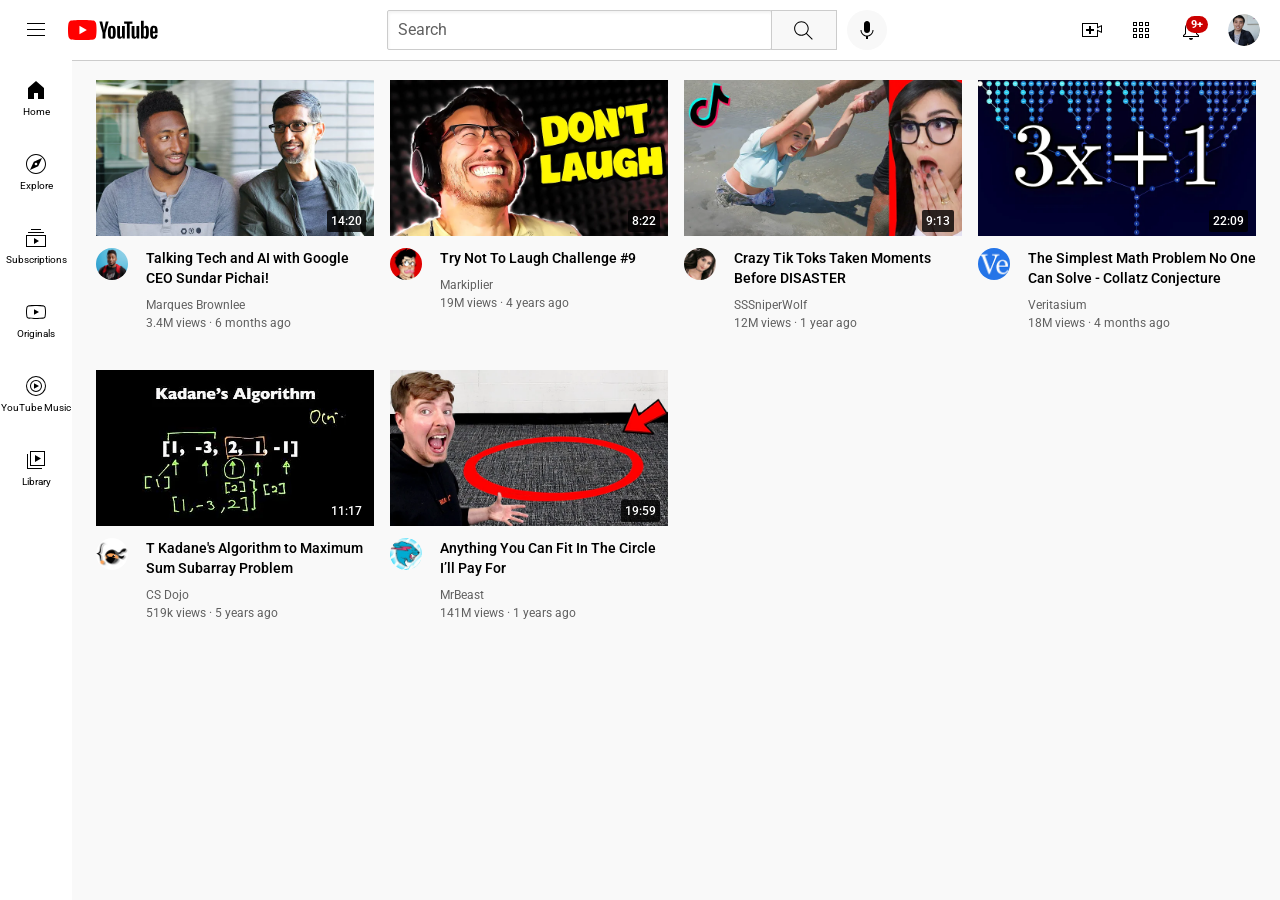
<file: index.html>
<!DOCTYPE html>
<Html>
  <head>
    <Title>Youtube.com-Clone</Title>
    <link rel="preconnect" href="https://fonts.googleapis.com">
<link rel="preconnect" href="https://fonts.gstatic.com" crossorigin>
<link href="https://fonts.googleapis.com/css2?family=Roboto:ital,wght@0,100..900;1,100..900&display=swap" rel="stylesheet">
<link rel="stylesheet" href="styles/video.css">  
<link rel="stylesheet" href="styles/header.css">  
<link rel="stylesheet" href="styles/general.css">  
<link rel="stylesheet" href="styles/sidebar.css">  

  </head>
  <body>
    

    <header class="header">
      <div class="left-section">
        <img class="menu" src="icons/hamburger-menu.svg">
        <img class="logo" src="icons/youtube-logo.svg">
      </div>
      <div class="middle-section">
        <input class="searchbar" type="textbox" 
      placeholder="Search">
      <button class="search-button">
        <img class="search-icon" src="icons/search.svg">
        <div class="tool-tip">Search</div>
      </button>
      <button class="voice-button">
        <img class="voice-icon" src="icons/voice-search-icon.svg">
        <div class="tool-tip">Voice Search</div>
      </button>
      </div>
      <div class="right-section">
        <div class="upload-icon-container">
            <img class="upload-icon" src="icons/upload.svg">
            <div class="tool-tip">Create</div>
        </div>
        <!-- to do is to osao-->
        <div class="apps-icon-container">
            <img class="apps-icon" src="icons/youtube-apps.svg">
            <div class="tool-tip">YouTube Apps</div>
        </div>
        <div class="notifications-icon-container">
            <div class="tool-tip">Notifications</div>
            <img class="notifications-icon" src="icons/notifications.svg">
            <div class="notifications-count">
              9+
          </div>
        </div>   
        <img class="profile-pic" src="channel-pp/my-channel.jpeg">
      </div>
    </header>


    <nav class="sidebar">
      <div class="sidebar-link">
        <img src="icons/home.svg">
        <div>Home</div>
      </div>
      <div class="sidebar-link">
        <img src="icons/explore.svg">
        <div>Explore</div>
      </div>
      <div class="sidebar-link">
        <img src="icons/subscriptions.svg">
        <div>Subscriptions</div>
      </div>
      <div class="sidebar-link">
        <img src="icons/originals.svg">
        <div>Originals</div>
      </div>
      <div class="sidebar-link">
        <img src="icons/youtube-music.svg">
        <div>YouTube Music</div>
      </div>
      <div class="sidebar-link">
        <img src="icons/library.svg">
        <div>Library</div>
      </div>
    </nav>

    <main>
      <section class="video-grid">
   <div class="video-preview">
      <div class="thumbnail-row">
        <a href="https://www.youtube.com/watch?v=n2RNcPRtAiY">
          <img class="thumbnail" src="channel-pp/thumbnail-1.webp">
        </a>
          <div class="video-time">
            14:20
          </div>
      </div>
      <div class="video-info-grid">
        <div class="channel-pic">
            <img class="profile-pic" src="channel-pp/channel-1.jpeg">
        </div>
        <div class="video-info">
   <p class="video-title">
      Talking Tech and AI with Google CEO Sundar Pichai!
    </p>
    <p class="channel">
      Marques Brownlee
    </p>
    <p class="views">
      3.4M views &middot; 6 months ago
    </p>
        </div>
      </div>
    </div>



    <div class="video-preview">
      <div class="thumbnail-row">
        <a href="https://www.youtube.com/watch?v=mP0RAo9SKZk">
          <img class="thumbnail" src="channel-pp/ytthumbnail.webp">
      </a>
          <div class="video-time">
            8:22
          </div>
      </div>
      <div class="video-info-grid">
        <div class="channel-pic">
            <img class="profile-pic" src="channel-pp/channel-2.jpeg">
        </div>
        <div class="video-info">
   <p class="video-title">
      
Try Not To Laugh Challenge #9
    </p>
    <p class="channel">
      Markiplier
    </p>
    <p class="views">
      19M views &middot; 4 years ago
    </p>
        </div>
      </div>
    </div>

      <div class="video-preview">
        <div class="thumbnail-row">
          <a href="https://www.youtube.com/watch?v=FgjPQQeTh1w">
            <img class="thumbnail" src="channel-pp/thumbnail-3.webp">
        </a>
            <div class="video-time">
              9:13
            </div>
          </div>
        <div class="video-info-grid">
          <div class="channel-pic">
              <img class="profile-pic" src="channel-pp/channel-3.jpeg">
          </div>
          <div class="video-info">
    <p class="video-title">
        
Crazy Tik Toks Taken Moments Before DISASTER
      </p>
      <p class="channel">
       SSSniperWolf
      </p>
      <p class="views">
        12M views &middot; 1 year ago
      </p>
          </div>
        </div>
      </div>



      <div class="video-preview">
        <div class="thumbnail-row">
          <a href="https://www.youtube.com/watch?v=094y1Z2wpJg">
            <img class="thumbnail" src="channel-pp/thumbnail-4.webp">      
        </a>
            <div class="video-time">
              22:09
            </div>
          </div>
        <div class="video-info-grid">
          <div class="channel-pic">
              <img class="profile-pic" src="channel-pp/channel-4.jpeg">
          </div>
          <div class="video-info">
    <p class="video-title">
        
  The Simplest Math Problem No One Can Solve - Collatz Conjecture
      </p>
      <p class="channel">
        Veritasium
      </p>
      <p class="views">
        18M views &middot; 4 months ago
      </p>
          </div>
        </div>
      </div>

          <div class="video-preview">
      <div class="thumbnail-row">
        <a href="https://www.youtube.com/watch?v=86CQq3pKSUw">
          <img class="thumbnail" src="channel-pp/thumbnail-5.webp">
      </a>
          <div class="video-time">
            11:17
          </div>
      </div>
      <div class="video-info-grid">
        <div class="channel-pic">
            <img class="profile-pic" src="channel-pp/channel-5.jpeg">
        </div>
        <div class="video-info">
   <p class="video-title">
      T
Kadane's Algorithm to Maximum Sum Subarray Problem
    </p>
    <p class="channel">
      CS Dojo
    </p>
    <p class="views">
      519k views &middot; 5 years ago
    </p>
        </div>
      </div>
    </div>



    <div class="video-preview">
      <div class="thumbnail-row">
        <a href="https://www.youtube.com/watch?v=yXWw0_UfSFg">
          <img class="thumbnail" src="channel-pp/thumbnail-6.webp">
      </a>
          <div class="video-time">
            19:59
          </div>
        </div>
      <div class="video-info-grid">
        <div class="channel-pic">
            <img class="profile-pic" src="channel-pp/channel-6.jpeg">
        </div>
        <div class="video-info">
   <p class="video-title">
      
Anything You Can Fit In The Circle I’ll Pay For
    </p>
    <p class="channel">
      MrBeast
    </p>
    <p class="views">
      141M views &middot; 1 years ago
    </p>
        </div>
      </div>
    </div>
  </section>



   </main>
  </body>
</Html>
</file>
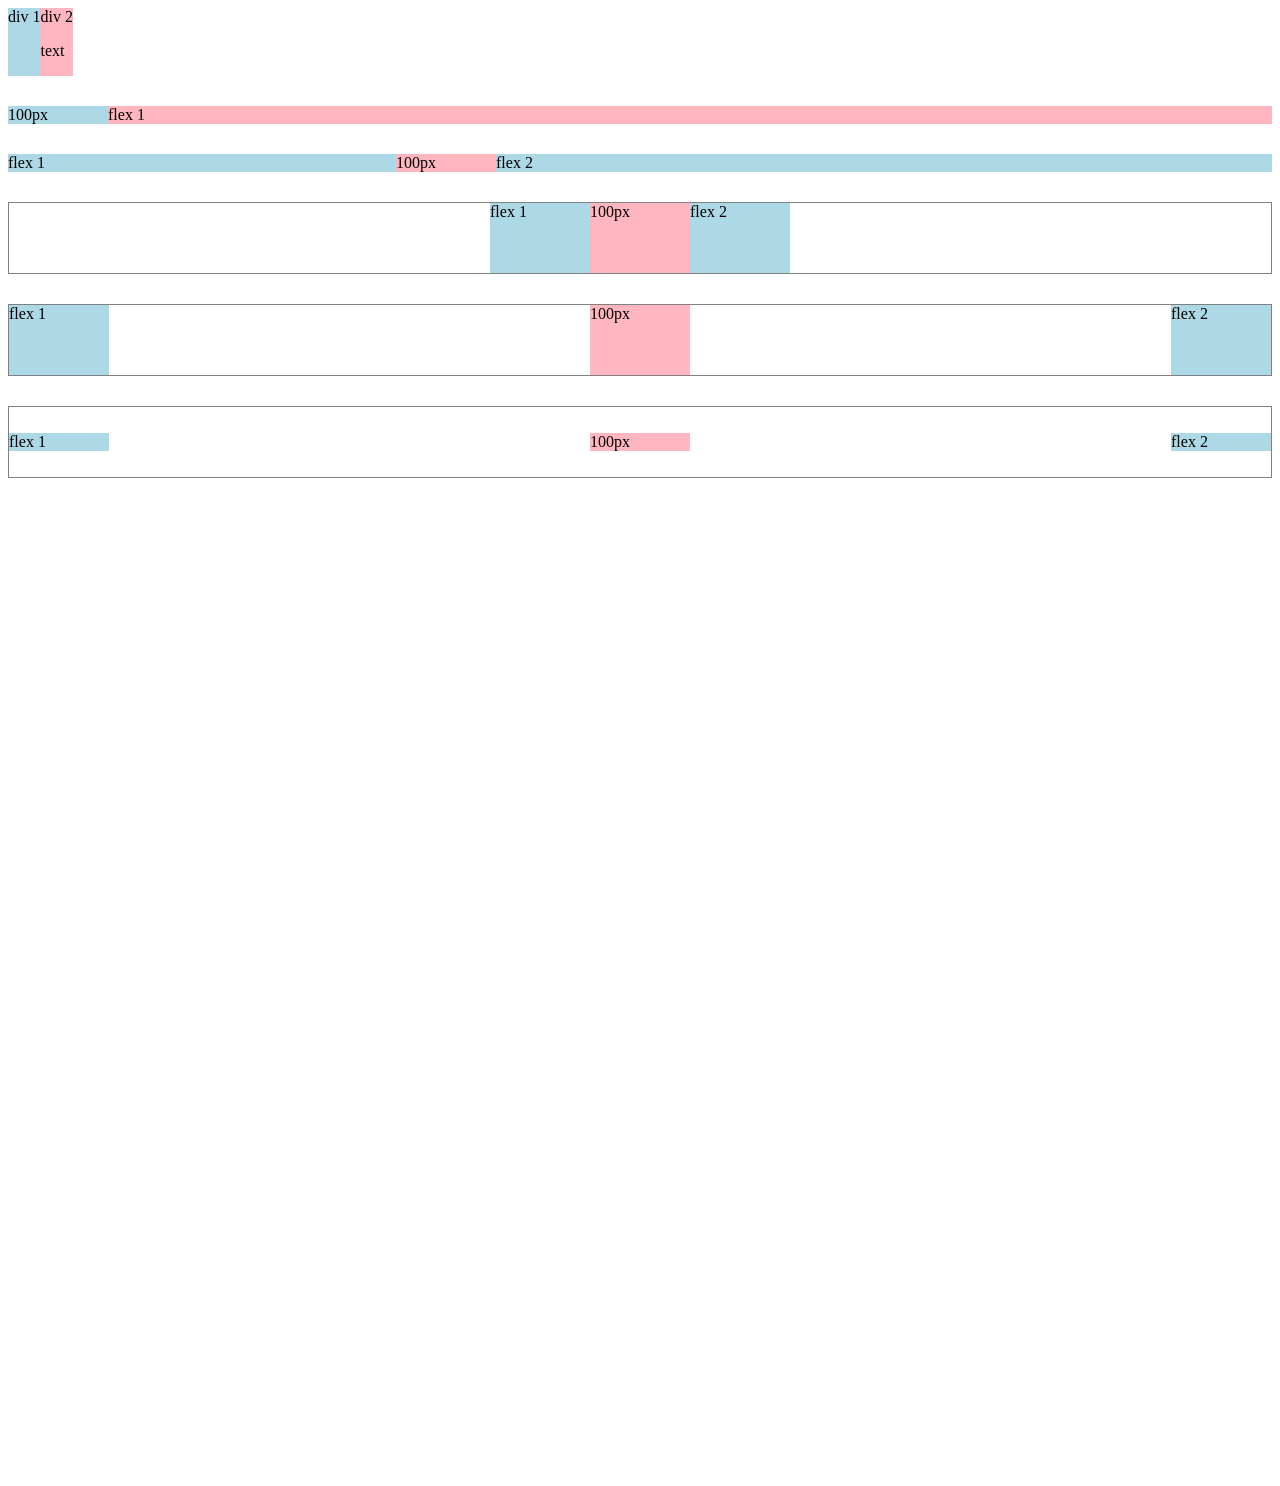
<file: flexbox.html>
<!DOCTYPE html>
<html>
  <head>
    <title>
      Flexbox Practice
    </title>
  </head>

  <body style="
  padding-bottom: 1000px">
    <div style="
    display: flex;
    flex-direction: row;
    ">
    <div style="
    background-color:lightblue">
      div 1
    </div>
    <div style="background-color:lightpink">
      div 2 <p>text</p>
    </div>
  </div>
      <div style="
      margin-top: 30px;
        display: flex;
        flex-direction: row;
        ">
        <div style="
        background-color:lightblue;
        width: 100px;">
          100px
        </div>
        <div style="background-color:lightpink;
        flex:1">
          flex 1
        </div>
      </div>
        <div style="
          margin-top: 30px;
            display: flex;
            flex-direction: row;
            ">
          <div style="background-color:lightblue;
            flex:1">
              flex 1
          </div>
          <div style="
            background-color:lightpink;
            width: 100px;">
              100px
          </div>
          <div style="
            background-color:lightblue;
            flex:2;">
              flex 2
          </div>
        </div>
        <div style="
          margin-top: 30px;
            height: 70px;
            border-width: 1px;
            border-style: solid;
            border-color: gray;
            display: flex;
            flex-direction: row;
            justify-content: center;
            ">
          <div style="background-color:lightblue;
            width: 100px;">
              flex 1
          </div>
          <div style="
            background-color:lightpink;
            width: 100px;">
              100px
          </div>
          <div style="
            background-color:lightblue;
             width: 100px;">
              flex 2
          </div>
        </div>
        <div style="
          margin-top: 30px;
            height: 70px;
            border-width: 1px;
            border-style: solid;
            border-color: gray;
            display: flex;
            flex-direction: row;
            justify-content: space-between;
            ">
          <div style="background-color:lightblue;
            width: 100px;">
              flex 1
          </div>
          <div style="
            background-color:lightpink;
            width: 100px;">
              100px
          </div>
          <div style="
            background-color:lightblue;
             width: 100px;">
              flex 2
          </div>
        </div>
        <div style="
          margin-top: 30px;
            height: 70px;
            border-width: 1px;
            border-style: solid;
            border-color: gray;
            display: flex;
            flex-direction: row;
            justify-content: space-between;
            align-items: center;
            ">
          <div style="background-color:lightblue;
            width: 100px;">
              flex 1
          </div>
          <div style="
            background-color:lightpink;
            width: 100px;">
              100px
          </div>
          <div style="
            background-color:lightblue;
             width: 100px;">
              flex 2
          </div>
        </div>
      </div>
    </div>
  </body>
</html>
</file>
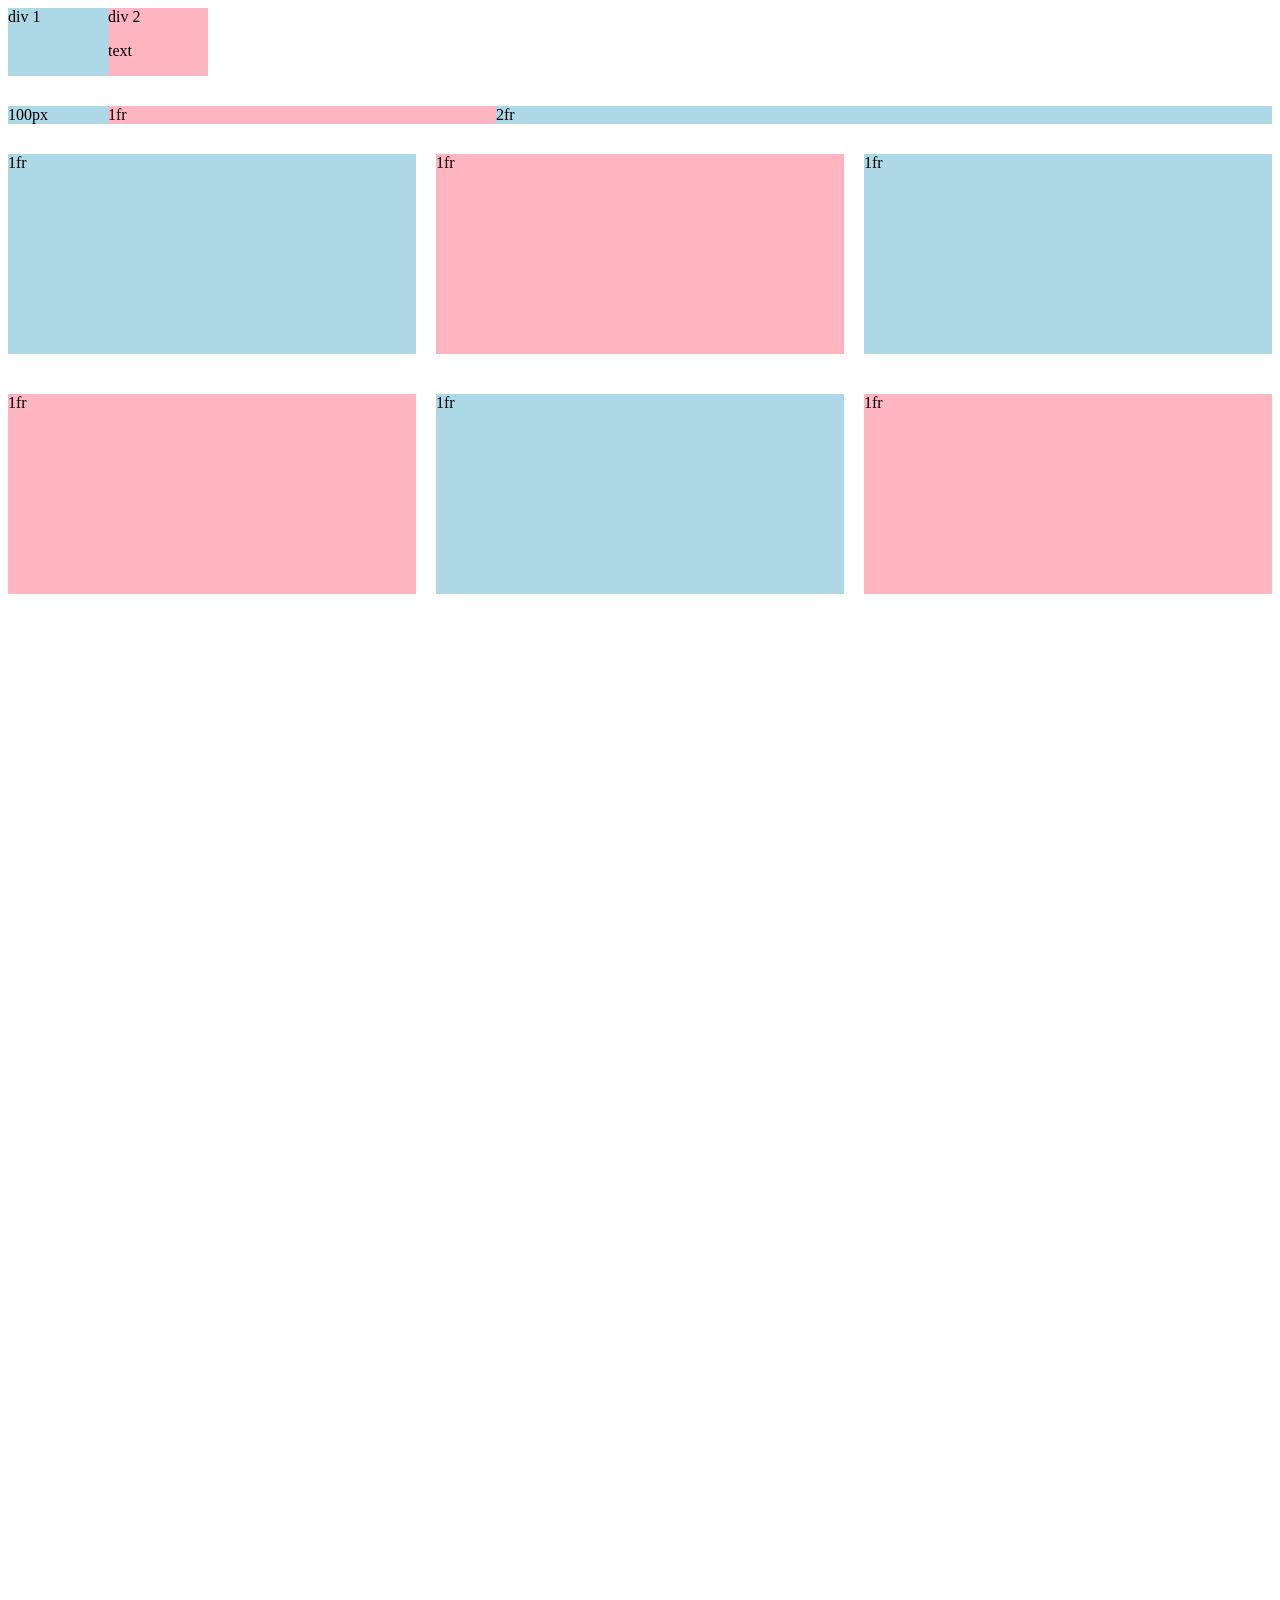
<file: grid.html>
<!DOCTYPE html>
<html>
  <head>
    <title>
      Grid Practice
    </title>
  </head>
  <body style="padding-bottom: 1000px;">
    <div style="
    display: grid;
    grid-template-columns: 100px 100px;

    ">
      <div style="background-color: Lightblue;">
        div 1
      </div>
      <div style="background-color: lightpink">
        div 2<p>text</p>
      </div>
    </div>

        <div style="
        display: grid;
        grid-template-columns: 100px 1fr 2fr;
        margin-top: 30px;
        ">
          <div style="background-color: Lightblue;">
            100px
          </div>
          <div style="background-color: lightpink">
            1fr
          </div>
          <div style="background-color: lightblue">
            2fr
          </div>
        </div>

              <div style="
      display: grid;
      grid-template-columns: 1fr 1fr 1fr;
      margin-top: 30px;
      column-gap:20px;
      row-gap:40px;
      ">
        <div style="background-color: Lightblue;
        height:200px;">
          1fr
        </div>
        <div style="background-color: lightpink; height: 200px;">
          1fr
        </div>
        <div style="background-color: lightblue; height:200px;">
          1fr
        </div>
        <div style="background-color: lightpink; height: 200px;">
          1fr
        </div>
        <div style="background-color: lightblue; height:200px;">
          1fr
        </div>
        <div style="background-color: lightpink; height: 200px;">
          1fr
        </div>
      </div>
  </body>
</html>
</file>
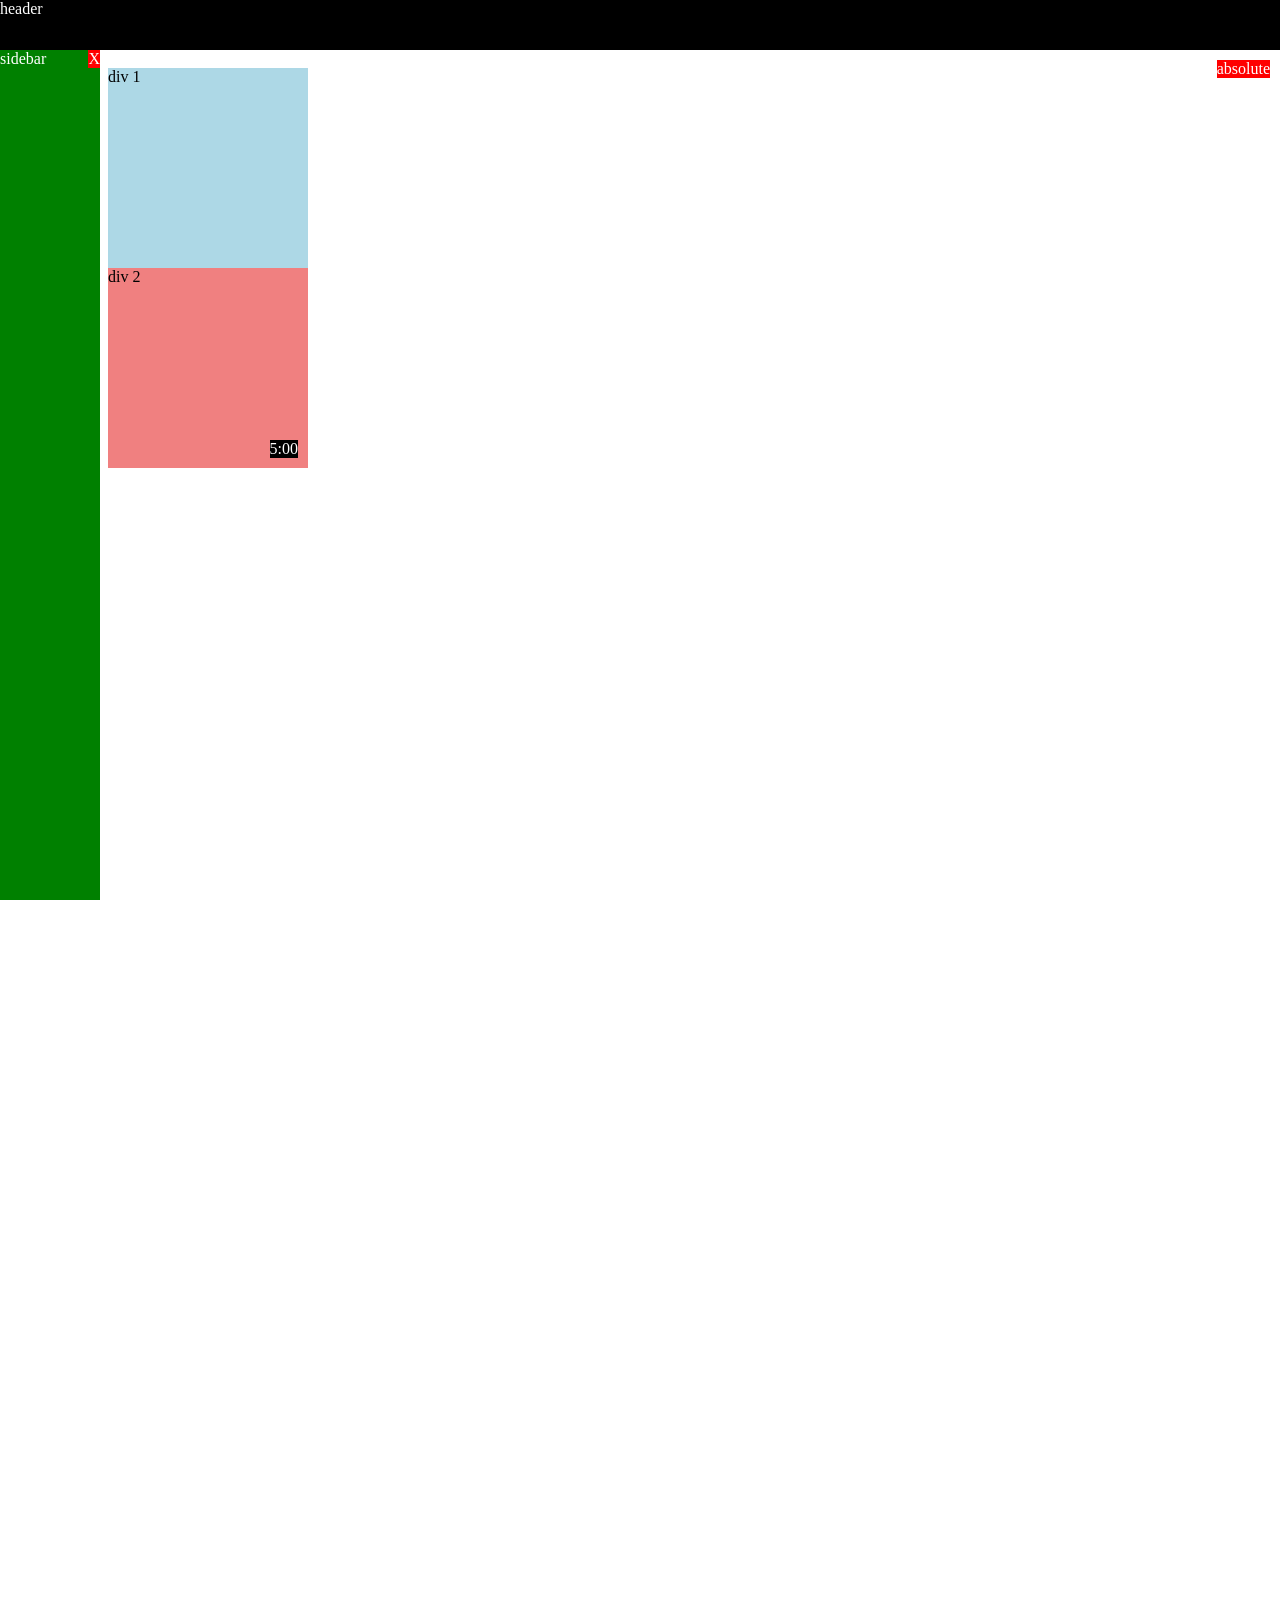
<file: position.html>
<!DOCTYPE html>
<html>
  <head>
    <title>
      Position Practice
    </title>
  </head>
  <body style="
  height: 3000px;
  padding-top: 60px;
  padding-left: 100px;
  ">
    <div style="
    background-color:black;
    color: white;
    position: fixed;
    top: 0;
    left: 0;
    right: 0;
    height: 50px;
    z-index: 10;
    ">
      header
    </div>

    <div style="
    background-color: green;
    color: white;
    width: 100px;
    position: fixed;
    top: 50px;
    left: 0;
    bottom: 0;
    ">
      sidebar
    <div style="
      background-color: red;
      color: white;
      position: absolute;
      top: 0px;
      
      right: 0px;
      ">
      X
    </div>
    </div>
    <div style="
    background-color: red;
    color: white;
    position: absolute;
    top: 60px;
    
    right: 10px;
    ">
      absolute
    </div>


    <div style="
    background-color: lightblue;
    height: 200px;
    width: 200px;
    position: static;
    
    ">
      div 1
    </div>
    <div style="
    background-color: lightcoral;
    height: 200px;
    width: 200px;
    position: relative;
    ">
      div 2
    <div style="
      background-color: black;
      color: white;
      position: absolute;
      bottom: 10px;
      right: 10px;
      ">
      5:00
    </div>
    </div>
  </body>
</html>
</file>
<file: styles/video.css>
.thumbnail{
        width: 100% 
      }

      .video-title{
        margin-top: 0;
        font-size: 14px;
        font-weight: 550;
        line-height: 20px;
        margin-bottom: 10px;
      }

      .video-info-grid{
        display: grid;
        grid-template-columns: 50px 1fr;
      }


      
      .channel, .views{
        font-size: 12px;
        color: rgb(96,96,96);
      }
      .profile-pic{
        border-radius: 50px;
      }
      .thumbnail-row{
        margin-bottom: 8px ;
        position: relative;
      }
      .channel{
        margin-bottom: 4px;
      }
      .video-grid{
        display: grid;
        grid-template-columns: 1fr 1fr 1fr;
        column-gap: 16px;
        row-gap: 40px;
      }
      @media (max-width: 750px){
        .video-grid{
          grid-template-columns: 1fr 1fr;
        }
      }
      @media (min-width: 751px) and (max-width: 999px){
        .video-grid{
          grid-template-columns: 1fr 1fr 1fr;
        }
      }
      @media (min-width: 1000px){
        .video-grid{
          grid-template-columns: 1fr 1fr 1fr 1fr;
        }
      }
      
      .video-time{
        position: absolute;
        bottom: 8px;
        right: 8px;
        background-color: rgba(0,0,0,0.8);
        color: #fff;
        padding: 4px;
        font-size: 12px;
        border-radius: 2px;
        font-weight: 500;
      }
</file>
<file: styles/header.css>
.header{
  height: 60px;
  display: flex;
  flex-direction: row;
  justify-content: space-between;
  
  position: fixed;
  top: 0;
  left: 0;
  right: 0;
  z-index: 1000;
  

  background-color: #fff;
  border-bottom-width: 1px;
  border-bottom-style: solid;
  border-bottom-color: #ccc;

}
.left-section{
  display: flex;
  align-items: center;
  
}

.menu{
  height: 24px;
  margin-left: 24px;
  margin-right: 20px;
}

.logo{
  height: 20px;
}

.middle-section{
  flex: 1;
  margin-left: 70px;
  margin-right: 35px;
  max-width: 500px;
  display: flex;
  align-items: center;
  
}

.search-button{
  height: 40px;
  width: 66px;
  background-color: #f8f8f8;
  border-width: 1px;
  border-style: solid;
  border-color: #ccc;
  margin-left: -1px;
  margin-right: 10px;

  position: relative;
}
.voice-button{
  height: 40px;
  width: 40px;
  border-width: 1px;
  border-style: solid;
  border-color: #ccc;
  border-radius: 20px;
  border: none;
  background-color: #f8f8f8;

  position: relative;
}
.search-button, 
.voice-button,
.upload-icon-container,
.apps-icon-container,
.notifications-icon-container{
  display: flex;
  align-items: center;
  justify-content: center;
  cursor: pointer;
}

.search-button .tool-tip,
.voice-button .tool-tip,
.upload-icon-container .tool-tip,
.apps-icon-container .tool-tip,
.notifications-icon-container .tool-tip{
  font-family: Roboto, Arial;
  position: absolute;
  background-color: gray;
  color: white;
  padding-top: 4px;
  padding-bottom: 4px;
  padding-left: 8px;
  padding-right: 8px;
  border-radius: 2px;
  font-size: 12px;
  bottom: -30px;
  opacity: 0;
  transition: opacity 0.15s ease;
  pointer-events: none;
  white-space: nowrap;

}
 .search-button:hover .tool-tip,
 .voice-button:hover .tool-tip,
 .upload-icon-container:hover .tool-tip,
 .apps-icon-container:hover .tool-tip,
 .notifications-icon-container:hover .tool-tip{
  opacity: 1;
}


.search-icon{
  height: 25px;
}
.voice-icon{
  height: 24px;
  

}
.searchbar{
  flex: 1;
  height: 36px;
  border-radius: 2px;
  padding-left: 10px;
  font-size: 16px;
  border: 1px solid #ccc;
  box-shadow: inset 1px 2px 3px 
  rgba(0, 0, 0, 0.05);
  width: 0;
}
.searchbar::placeholder{
  color: #606060;
  font-family: Roboto,Arial;
}
.right-section{
  width: 180px;
  display: flex;
  align-items: center;
  justify-content: space-between;
  margin-right: 20px;
  flex-shrink: 0;
}

.upload-icon{
  height: 24px;
}
.apps-icon{
  height: 24px;
}
.notifications-icon{
  height: 24px;
  position: relative;
}
.notifications-icon-container{
  position: relative;
}
.notifications-count{
  position: absolute;
  top: -2px;
  right: -5px;
  background-color: rgb(204, 0, 0);
  color: white;
  font-size: 11px;
  font-weight: bold;
  padding-right:5px;
  padding-left:5px;
  padding-top: 2px;
  padding-bottom: 2px;
  border-radius: 10px;
}
.profile-pic{
  height: 32px;
  border-radius: 20px;
  object-fit: contain;
}
</file>
<file: styles/general.css>
p{
        font-family: Roboto, Arial;
        margin-top: 0;
        margin-bottom: 0;
      }
      body{
        margin: 0;
        padding-top: 80px;
        padding-left: 96px;
        padding-right: 24px;
        background-color: rgb(249, 249, 249);
        font-family: Roboto, Arial;
      }
      /* to do is to osao*/
</file>
<file: styles/sidebar.css>
.sidebar{
  position: fixed;
  left: 0;
  bottom: 0;
  top: 55px;
  background-color: white;
  width: 72px;
  z-index: 2000;
  padding-top: 5px;
}
.sidebar-link{
  height: 74px;
  margin-bottom: 0px;
  display: flex;
  justify-content: center;
  align-items: center;
  flex-direction: column;
  cursor: pointer;
}

.sidebar-link:hover{
  background-color: #e8e8e8;
} 

.sidebar-link img{
  height: 24px;
  margin-bottom: 4px;
}
.sidebar-link div{
  font-size: 10px;
  

}
</file>
